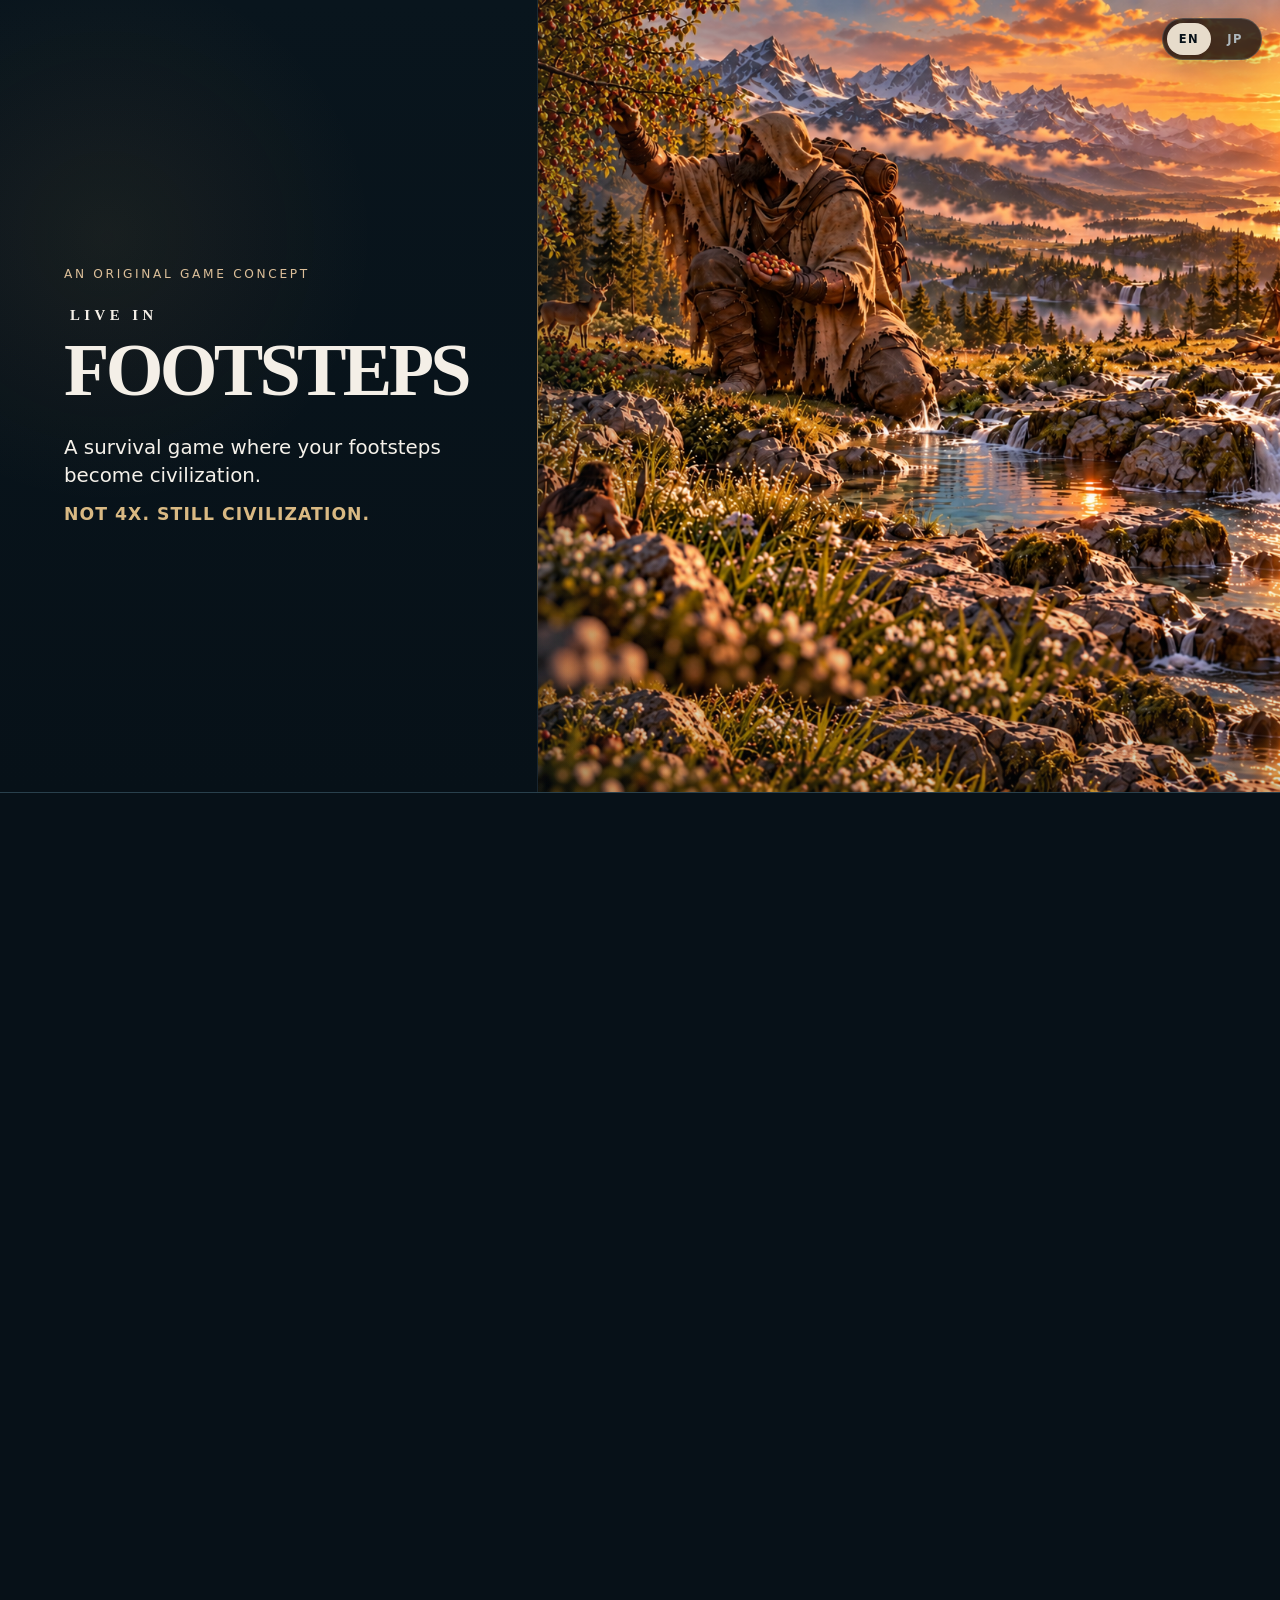
<file: index.html>
<!doctype html>
<html lang="en">
<head>
  <meta charset="utf-8" />
  <meta name="viewport" content="width=device-width, initial-scale=1" />
  <meta name="description" content="LIVE IN FOOTSTEPS — an original survival x civilization game concept." />
  <title>LIVE IN FOOTSTEPS</title>
  <link rel="preload" as="image" href="images/wip/00-hero.png" fetchpriority="high" />
  <link rel="alternate" hreflang="ja" href="ja.html" />
  <link rel="stylesheet" href="style.css?v=20260930-0125" />
</head>
<body>
  <nav class="language-switch" aria-label="Language">
    <a class="language-switch__link is-active" href="index.html" aria-current="page">EN</a>
    <a class="language-switch__link" href="ja.html">JP</a>
  </nav>

  <header class="hero">
    <div class="hero__layout">
      <div class="hero__brand">
        <p class="hero__eyebrow">AN ORIGINAL GAME CONCEPT</p>
        <h1><span>LIVE IN</span> FOOTSTEPS</h1>
        <p class="hero__hook">A survival game where your footsteps become civilization.</p>
        <p class="hero__sub">Not 4X. Still civilization.</p>
      </div>
      <div class="hero__visual">
        <img class="hero__image" src="images/wip/00-hero.png" alt="A giant traveler overlooking an untouched mountain world at sunset." fetchpriority="high" decoding="async" />
      </div>
    </div>
  </header>

  <main>
    <section class="section intro-section shell">
      <p class="eyebrow">THE CORE IDEA</p>
      <h2>You do not build civilization.<br />You simply live.</h2>
      <p class="intro">You are a giant traveler, not a god. You walk, search for food and water, rest, and keep moving. Human societies observe the traces you leave behind and turn them into paths, gathering places, settlements, and eventually history.</p>
    </section>

    <section class="section shell">
      <div class="sequence">
        <article class="sequence__item">
          <img src="images/wip/01-walk.png" alt="The giant walking while early humans observe his path." loading="lazy" decoding="async" />
          <div class="sequence__copy">
            <p class="number">01</p>
            <p class="step">YOU WALK.</p>
            <h3>They watch.</h3>
            <p>Your route through the landscape becomes information. Humans discover crossings, safe ground and easier ways through the world.</p>
          </div>
        </article>

        <article class="sequence__item sequence__item--reverse">
          <img src="images/wip/02-rest.png" alt="The giant resting beside a campfire while humans gather nearby." loading="lazy" decoding="async" />
          <div class="sequence__copy">
            <p class="number">02</p>
            <p class="step">YOU REST.</p>
            <h3>They gather.</h3>
            <p>A campfire, a resting place or a useful clearing can become a place people return to long after you leave.</p>
          </div>
        </article>

        <article class="sequence__item">
          <img src="images/wip/03-civilization.png" alt="The giant leaving as human civilization grows behind him." loading="lazy" decoding="async" />
          <div class="sequence__copy">
            <p class="number">03</p>
            <p class="step">YOU LEAVE.</p>
            <h3>Civilization grows.</h3>
            <p>Years and centuries pass while you travel. Camps become villages, roads connect regions, and the world develops without direct commands from you.</p>
          </div>
        </article>
      </div>
    </section>

    <section class="section section--dark">
      <div class="shell split">
        <div>
          <p class="eyebrow">NOT 4X. STILL CIVILIZATION.</p>
          <h2>Build nothing directly.<br />Change everything indirectly.</h2>
        </div>
        <div class="copy">
          <p>The player never places a city, assigns citizens or chooses a technology from a menu.</p>
          <p>The world changes because ordinary survival actions leave useful traces that autonomous people can interpret, reuse and develop.</p>
        </div>
      </div>
    </section>

    <section class="image-chapter">
      <img src="images/wip/04-survival.png" alt="The giant gathering food and water during his journey." loading="lazy" decoding="async" />
      <div class="image-chapter__shade"></div>
      <div class="image-chapter__copy">
        <p class="eyebrow">SURVIVAL FIRST</p>
        <h2>Before history, there is hunger.</h2>
        <p>You still need water, food, rest and a reason to keep moving. The civilization layer begins as a byproduct of those needs.</p>
      </div>
    </section>

    <section class="section shell">
      <article class="feature-story">
        <img src="images/wip/05-traces.png" alt="Giant footprints and altered terrain becoming routes for humans." loading="lazy" decoding="async" />
        <div class="feature-story__copy">
          <p class="eyebrow">THE WORLD REMEMBERS</p>
          <h2>Traces become infrastructure.</h2>
          <p>Footprints, compressed ground, opened crossings, moved obstacles and other physical changes can become the first layer of a human network.</p>
        </div>
      </article>

      <article class="feature-story feature-story--reverse">
        <img src="images/wip/06-settlement.png" alt="A human settlement growing around terrain shaped by the giant." loading="lazy" decoding="async" />
        <div class="feature-story__copy">
          <p class="eyebrow">AUTONOMOUS CIVILIZATION</p>
          <h2>People decide what survives.</h2>
          <p>Not every trace becomes important. Terrain, resources and connections determine whether a gathering place fades away or grows into a lasting settlement.</p>
        </div>
      </article>
    </section>

    <section class="section shell">
      <div class="section__head">
        <p class="eyebrow">THE EXPERIENCE</p>
        <h2>Survival becomes world history.</h2>
      </div>
      <div class="feature-grid">
        <article><span>01</span><h3>Survive</h3><p>Find water, food, shelter and places to sleep.</p></article>
        <article><span>02</span><h3>Explore</h3><p>Follow curiosity instead of a chain of quest markers.</p></article>
        <article><span>03</span><h3>Leave traces</h3><p>Your ordinary actions quietly reshape how humans move and gather.</p></article>
        <article><span>04</span><h3>Return later</h3><p>Discover what people built from places you once passed through.</p></article>
      </div>
    </section>

    <section class="finale">
      <img src="images/wip/07-late-world.png" alt="The giant overlooking an advanced human civilization of roads, ports and rail." loading="lazy" decoding="async" />
      <div class="finale__shade"></div>
      <div class="finale__copy shell">
        <p class="eyebrow">THE LONG ARC</p>
        <h2>At first, humanity follows your footsteps.<br />In the end, you follow theirs.</h2>
        <p>Humanity eventually builds its own roads, bridges, ships and railways. The age of the giant ends not with destruction, but with independence.</p>
      </div>
    </section>
  </main>

  <section class="private-note">
    <div class="shell private-note__inner">
      <p class="eyebrow">MORE BEYOND THIS PAGE</p>
      <h2>This is only a selected portion of the full concept.</h2>
      <p>Additional game systems, progression, world simulation and design documentation are kept private and are available for discussion on request.</p>
    </div>
  </section>

  <section class="contact">
    <div class="shell contact__inner">
      <div>
        <p class="eyebrow">CONTACT</p>
        <h2>Get in touch.</h2>
      </div>
      <div class="contact__links">
        <a class="contact-link" href="https://discord.com/users/322708060818636800" target="_blank" rel="noopener noreferrer">
          <span class="contact-link__meta">Discord</span>
          <span class="contact-link__label">Direct message</span>
          <span class="contact-link__arrow">↗</span>
        </a>
        <a class="contact-link" href="https://x.com/2scoutman" target="_blank" rel="noopener noreferrer">
          <span class="contact-link__meta">X</span>
          <span class="contact-link__label">@2scoutman</span>
          <span class="contact-link__arrow">↗</span>
        </a>
      </div>
    </div>
  </section>

  <footer class="footer">
    <div class="shell">
      <p class="logo-small">LIVE IN FOOTSTEPS</p>
      <p>Original game concept / portfolio project</p>
    </div>
  </footer>
</body>
</html>
</file>
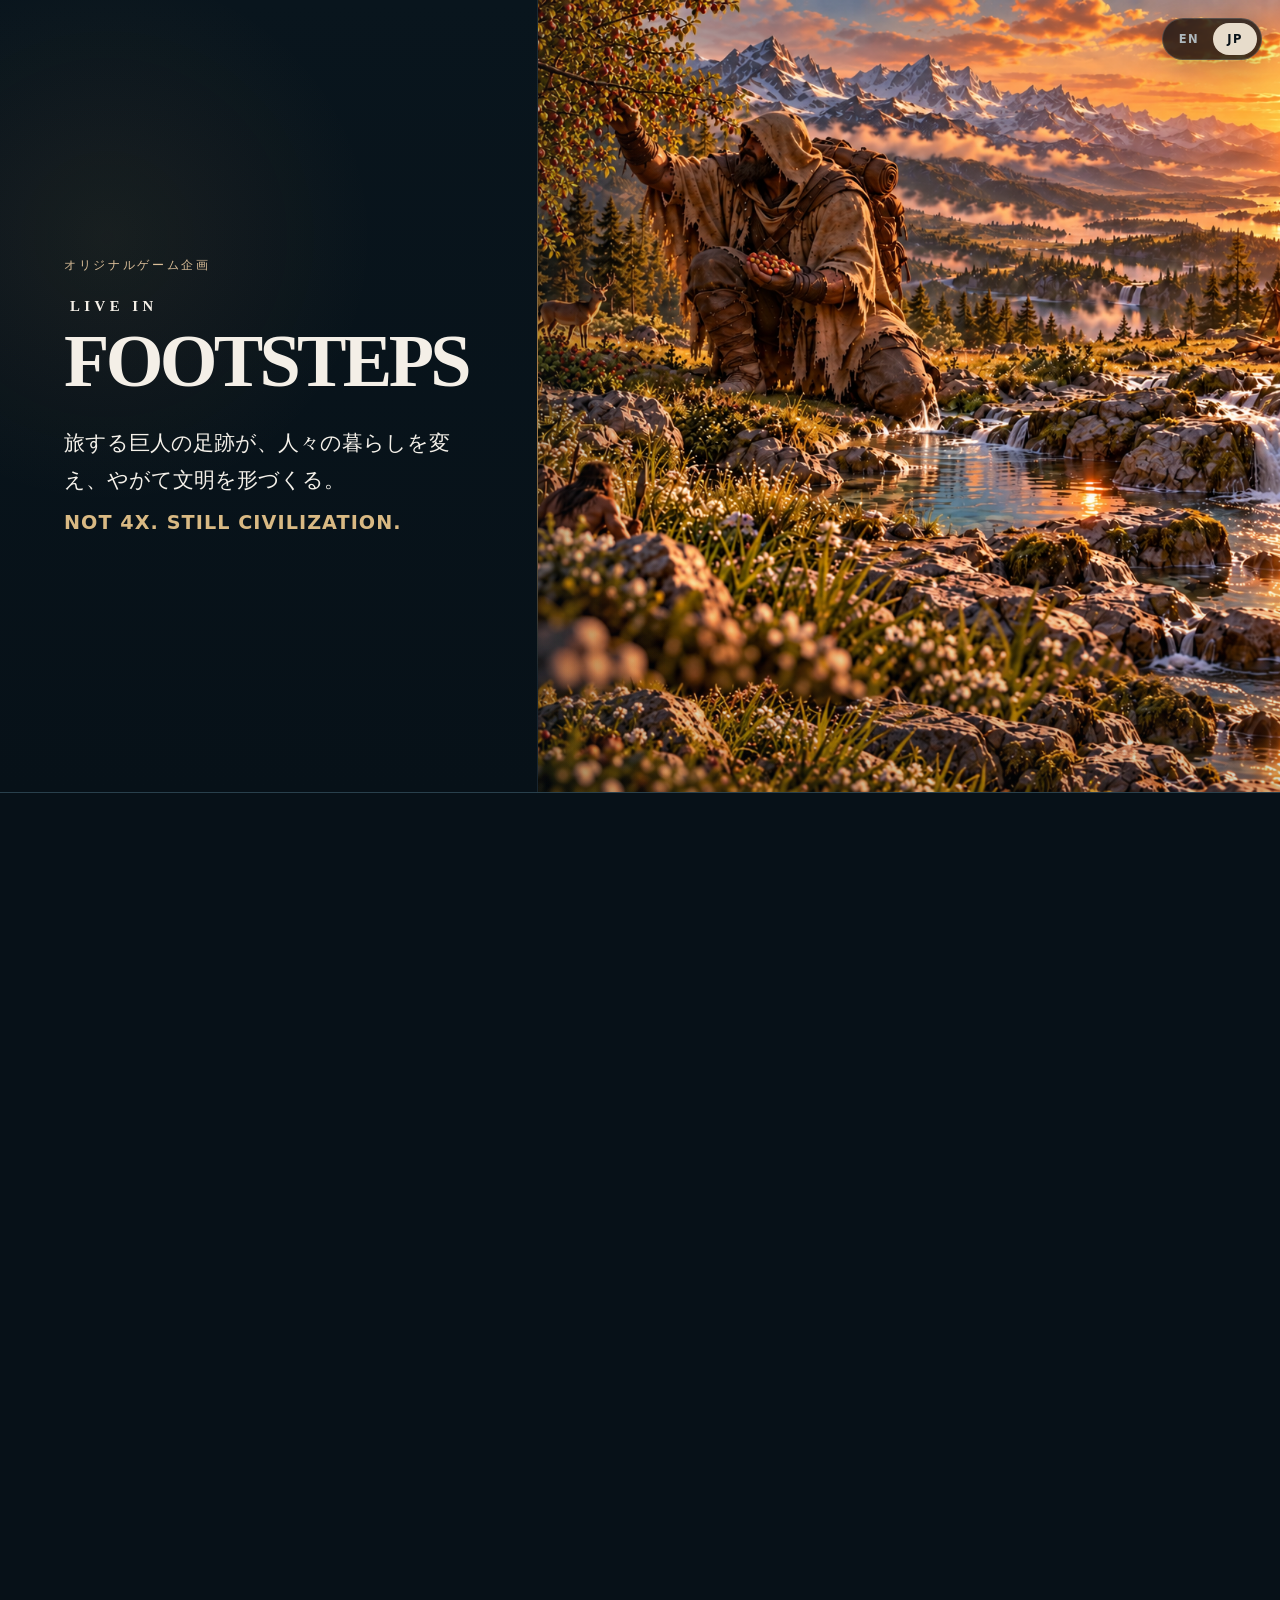
<file: ja.html>
<!doctype html>
<html lang="ja">
<head>
  <meta charset="utf-8" />
  <meta name="viewport" content="width=device-width, initial-scale=1" />
  <meta name="description" content="LIVE IN FOOTSTEPS — 旅する巨人の足跡が、人々の暮らしを変え、やがて文明を形づくるオリジナルゲーム企画。" />
  <title>LIVE IN FOOTSTEPS | 日本語</title>
  <link rel="preload" as="image" href="images/wip/00-hero.png" fetchpriority="high" />
  <link rel="alternate" hreflang="en" href="index.html" />
  <link rel="stylesheet" href="style.css?v=20260930-0125" />
</head>
<body class="lang-ja">
  <nav class="language-switch" aria-label="言語切り替え">
    <a class="language-switch__link" href="index.html">EN</a>
    <a class="language-switch__link is-active" href="ja.html" aria-current="page">JP</a>
  </nav>

  <header class="hero">
    <div class="hero__layout">
      <div class="hero__brand">
        <p class="hero__eyebrow">オリジナルゲーム企画</p>
        <h1><span>LIVE IN</span> FOOTSTEPS</h1>
        <p class="hero__hook">旅する巨人の足跡が、人々の暮らしを変え、やがて文明を形づくる。</p>
        <p class="hero__sub">NOT 4X. STILL CIVILIZATION.</p>
      </div>
      <div class="hero__visual">
        <img class="hero__image" src="images/wip/00-hero.png" alt="夕暮れの山岳世界を見渡す巨人の旅人。" fetchpriority="high" decoding="async" />
      </div>
    </div>
  </header>

  <main>
    <section class="section intro-section shell">
      <p class="eyebrow">核となるアイデア</p>
      <h2>文明を作らない。<br />巨人として、この世界を生きる。</h2>
      <p class="intro">あなたは神ではない。世界を旅する巨人として、水を探し、食べ、休み、また歩く。人々はその足跡や痕跡を見つけ、道にし、集まる場所にし、やがて集落と歴史を築いていく。</p>
    </section>

    <section class="section shell">
      <div class="sequence">
        <article class="sequence__item">
          <img src="images/wip/01-walk.png" alt="巨人が歩き、その姿を人々が見ている。" loading="lazy" decoding="async" />
          <div class="sequence__copy">
            <p class="number">01</p>
            <p class="step">歩く。</p>
            <h3>人々は、その道を知る。</h3>
            <p>水や食料を求めて歩いたルートが、そのまま人々の手がかりになる。渡りやすい場所、安全な道、進みやすい地形が少しずつ知られていく。</p>
          </div>
        </article>

        <article class="sequence__item sequence__item--reverse">
          <img src="images/wip/02-rest.png" alt="巨人が焚き火のそばで休み、人々が集まっている。" loading="lazy" decoding="async" />
          <div class="sequence__copy">
            <p class="number">02</p>
            <p class="step">休む。</p>
            <h3>人々が集まる。</h3>
            <p>焚き火、休んだ場所、開けた土地。巨人にとってはただの生活の跡でも、人々にとっては集まる理由になる。</p>
          </div>
        </article>

        <article class="sequence__item">
          <img src="images/wip/03-civilization.png" alt="巨人が去ったあと、各地で文明が育っていく。" loading="lazy" decoding="async" />
          <div class="sequence__copy">
            <p class="number">03</p>
            <p class="step">去る。</p>
            <h3>文明が育つ。</h3>
            <p>巨人が旅を続けるあいだにも時間は進む。野営地は村になり、道が集落をつなぎ、巨人の知らないところで人間の歴史が続いていく。</p>
          </div>
        </article>
      </div>
    </section>

    <section class="section section--dark">
      <div class="shell split">
        <div>
          <p class="eyebrow">NOT 4X. STILL CIVILIZATION.</p>
          <h2>文明に命令しない。<br />それでも文明は育っていく。</h2>
        </div>
        <div class="copy">
          <p>都市を置かない。住民を割り当てない。研究を指示しない。</p>
          <p>プレイヤーがするのは、巨人としてこの世界を生きること。そこで残した足跡や痕跡を、人々が利用し、自分たちの文明へ変えていく。</p>
        </div>
      </div>
    </section>

    <section class="image-chapter">
      <img src="images/wip/04-survival.png" alt="旅の途中で食料と水を確保する巨人。" loading="lazy" decoding="async" />
      <div class="image-chapter__shade"></div>
      <div class="image-chapter__copy">
        <p class="eyebrow">まず、生きる。</p>
        <h2>文明のために歩くのではない。<br />生きるために歩く。</h2>
        <p>水を探し、食べ、休み、また次の場所へ向かう。文明は目的ではなく、巨人が生きた結果として生まれてくる。</p>
      </div>
    </section>

    <section class="section shell">
      <article class="feature-story">
        <img src="images/wip/05-traces.png" alt="巨人の足跡や地形の変化が、人々のルートになっていく。" loading="lazy" decoding="async" />
        <div class="feature-story__copy">
          <p class="eyebrow">世界は痕跡を覚えている。</p>
          <h2>足跡が、道になる。</h2>
          <p>足跡だけではない。踏み固めた地面、渡れるようにした場所、動かした岩や倒木。巨人が残した小さな変化が、人々の移動と暮らしの土台になる。</p>
        </div>
      </article>

      <article class="feature-story feature-story--reverse">
        <img src="images/wip/06-settlement.png" alt="巨人が変えた土地の周囲に人間の集落が育つ。" loading="lazy" decoding="async" />
        <div class="feature-story__copy">
          <p class="eyebrow">自律する文明</p>
          <h2>何が残るかは、人々が決める。</h2>
          <p>すべての痕跡が集落になるわけではない。地形や資源、周囲とのつながりによって、消える場所もあれば、村や町へ育つ場所もある。</p>
        </div>
      </article>
    </section>

    <section class="section shell">
      <div class="section__head">
        <p class="eyebrow">ゲーム体験</p>
        <h2>巨人の旅が、世界の歴史になる。</h2>
      </div>
      <div class="feature-grid">
        <article><span>01</span><h3>生きる</h3><p>水や食料を探し、安心して休める場所を見つける。</p></article>
        <article><span>02</span><h3>旅する</h3><p>決められた道ではなく、自分の好奇心で世界を歩く。</p></article>
        <article><span>03</span><h3>痕跡を残す</h3><p>何気ない行動が、人々の移動や集まり方を少しずつ変える。</p></article>
        <article><span>04</span><h3>戻って見る</h3><p>かつて通った場所が、人々の手でどう変わったかを目にする。</p></article>
      </div>
    </section>

    <section class="finale">
      <img src="images/wip/07-late-world.png" alt="道路、港、鉄道を持つ発展した人間文明を見渡す巨人。" loading="lazy" decoding="async" />
      <div class="finale__shade"></div>
      <div class="finale__copy shell">
        <p class="eyebrow">長い時間の先に</p>
        <h2>最初、人々は巨人の足跡を追う。<br />最後には、巨人が人々の道を歩く。</h2>
        <p>人々はやがて、自分たちで道路や橋をつくり、船を出し、鉄道を敷く。巨人の道を必要としなくなったとき、ひとつの時代が終わる。</p>
      </div>
    </section>
  </main>

  <section class="private-note">
    <div class="shell private-note__inner">
      <p class="eyebrow">MORE BEYOND THIS PAGE</p>
      <h2>このページで公開しているのは、企画の一部です。</h2>
      <p>ゲームシステム、進行設計、世界シミュレーションなど、詳細な企画資料は非公開でまとめています。必要に応じて個別に共有・説明できます。</p>
    </div>
  </section>

  <section class="contact">
    <div class="shell contact__inner">
      <div>
        <p class="eyebrow">連絡先</p>
        <h2>ご連絡はこちら。</h2>
      </div>
      <div class="contact__links">
        <a class="contact-link" href="https://discord.com/users/322708060818636800" target="_blank" rel="noopener noreferrer">
          <span class="contact-link__meta">Discord</span>
          <span class="contact-link__label">ダイレクトメッセージ</span>
          <span class="contact-link__arrow">↗</span>
        </a>
        <a class="contact-link" href="https://x.com/2scoutman" target="_blank" rel="noopener noreferrer">
          <span class="contact-link__meta">X</span>
          <span class="contact-link__label">@2scoutman</span>
          <span class="contact-link__arrow">↗</span>
        </a>
      </div>
    </div>
  </section>

  <footer class="footer">
    <div class="shell">
      <p class="logo-small">LIVE IN FOOTSTEPS</p>
      <p>オリジナルゲーム企画 / ポートフォリオ</p>
    </div>
  </footer>
</body>
</html>
</file>
<file: style.css>
:root{
  --bg:#071118;--bg2:#0b161d;--text:#f4efe7;--muted:#b8c0c5;--line:#29404c;--accent:#d49a52;
}
*{box-sizing:border-box}
html{scroll-behavior:smooth}
body{margin:0;background:var(--bg);color:var(--text);font-family:Inter,ui-sans-serif,system-ui,-apple-system,BlinkMacSystemFont,"Segoe UI",sans-serif;line-height:1.6}
img{display:block;max-width:100%}
.shell{width:min(1180px,calc(100% - 40px));margin:0 auto}
.eyebrow{letter-spacing:.2em;font-size:.78rem;color:#f0d7b6;margin:0 0 14px}
h1,h2,h3,p{margin-top:0}
h2{font-family:Georgia,"Times New Roman",serif;font-size:clamp(2.3rem,5vw,4.7rem);line-height:1.05;letter-spacing:-.035em;margin-bottom:22px}
h3{font-size:clamp(1.8rem,3vw,2.8rem);line-height:1.05;margin-bottom:14px}

.hero{background:#081219;border-bottom:1px solid var(--line)}
.hero__layout{display:grid;grid-template-columns:minmax(360px,42%) minmax(0,58%);min-height:min(820px,88vh);max-width:1600px;margin:0 auto}
.hero__brand{position:relative;z-index:2;display:flex;flex-direction:column;justify-content:center;padding:76px clamp(36px,5vw,82px);background:radial-gradient(circle at 20% 30%,rgba(212,154,82,.08),transparent 38%),linear-gradient(180deg,#09151d 0%,#071118 100%);border-right:1px solid rgba(116,145,160,.16)}
.hero__brand::after{content:"";position:absolute;right:-1px;top:14%;bottom:14%;width:1px;background:linear-gradient(180deg,transparent,rgba(212,154,82,.85),transparent)}
.hero__visual{position:relative;min-width:0;overflow:hidden;background:#101820}
.hero__visual::after{content:"";position:absolute;inset:0;pointer-events:none;background:linear-gradient(90deg,rgba(7,17,24,.28) 0%,transparent 18%),linear-gradient(180deg,transparent 70%,rgba(7,17,24,.18) 100%)}
.hero__image{width:100%;height:100%;min-height:min(820px,88vh);object-fit:cover;object-position:center}
.hero__eyebrow{letter-spacing:.22em;font-size:.76rem;color:#dcbf99;margin:0 0 24px}
h1{font-family:Georgia,"Times New Roman",serif;font-size:clamp(4rem,5.8vw,5.2rem);line-height:.84;letter-spacing:-.05em;margin:0 0 32px;white-space:nowrap}
h1 span{display:block;font-size:.2em;letter-spacing:.3em;margin:0 0 18px 6px}
.hero__hook{font-size:clamp(1.08rem,1.55vw,1.5rem);line-height:1.45;max-width:540px;margin:0 0 12px;color:#f5f1ea}
.hero__sub{color:#d9b983;margin:0;font-size:.92rem;letter-spacing:.08em;text-transform:uppercase}

.section{padding:100px 0}
.intro-section{padding-bottom:48px}
.intro{max-width:850px;font-size:1.1rem;color:var(--muted)}
.section--dark{background:var(--bg2);border-block:1px solid var(--line)}
.section__head{margin-bottom:52px}

.sequence{display:grid;gap:82px}
.sequence__item{display:grid;grid-template-columns:minmax(0,1.35fr) minmax(280px,.65fr);gap:46px;align-items:center}
.sequence__item--reverse{grid-template-columns:minmax(280px,.65fr) minmax(0,1.35fr)}
.sequence__item--reverse img{order:2}
.sequence__item img,.feature-story img{width:100%;aspect-ratio:16/9;object-fit:cover;border:1px solid var(--line);box-shadow:0 24px 70px rgba(0,0,0,.28)}
.sequence__copy{max-width:460px}
.sequence__copy p:last-child,.copy,.feature-grid p,.feature-story__copy p:last-child{color:var(--muted)}
.number{font-family:Georgia,serif;font-size:3.2rem;color:var(--accent);margin-bottom:18px}
.step{font-size:.78rem;letter-spacing:.18em;color:#e6c9a2;margin-bottom:5px}

.split{display:grid;grid-template-columns:1.05fr .95fr;gap:64px;align-items:start}
.copy p{font-size:1.08rem}

.image-chapter,.finale{position:relative;min-height:72vh;overflow:hidden;border-block:1px solid var(--line);background:#0b1116}
.image-chapter img,.finale img{position:absolute;inset:0;width:100%;height:100%;object-fit:cover}
.image-chapter__shade{position:absolute;inset:0;background:linear-gradient(90deg,rgba(3,8,12,.90) 0%,rgba(3,8,12,.66) 33%,rgba(3,8,12,.22) 60%,rgba(3,8,12,.03) 82%),linear-gradient(180deg,rgba(3,8,12,.03) 50%,rgba(3,8,12,.34) 100%)}
.image-chapter__copy{position:absolute;left:max(7vw,28px);top:50%;transform:translateY(-50%);width:min(610px,46vw);z-index:2;padding:28px 30px 30px;border-left:2px solid rgba(212,154,82,.82);background:linear-gradient(90deg,rgba(3,8,12,.66),rgba(3,8,12,.15));text-shadow:0 2px 14px rgba(0,0,0,.72)}
.image-chapter__copy p:last-child{font-size:1.08rem;color:#e3e6e8}

.feature-story{display:grid;grid-template-columns:1.25fr .75fr;gap:52px;align-items:center;margin-bottom:92px}
.feature-story--reverse{grid-template-columns:.75fr 1.25fr}
.feature-story--reverse img{order:2}
.feature-story__copy{max-width:500px}

.feature-grid{display:grid;grid-template-columns:repeat(4,1fr);gap:18px}
.feature-grid article{border-top:1px solid var(--line);padding-top:18px}
.feature-grid span{display:inline-block;color:var(--accent);font-family:Georgia,serif;font-size:2rem;margin-bottom:26px}
.feature-grid h3{font-size:1.3rem}

.finale{min-height:80vh}
.finale__shade{position:absolute;inset:0;background:linear-gradient(180deg,rgba(3,8,12,.03) 20%,rgba(3,8,12,.20) 48%,rgba(3,8,12,.90) 100%),linear-gradient(90deg,rgba(3,8,12,.22),rgba(3,8,12,.03) 60%)}
.finale__copy{position:absolute;left:50%;bottom:7%;transform:translateX(-50%);z-index:2;padding:28px 30px 30px;border-left:2px solid rgba(212,154,82,.82);background:linear-gradient(90deg,rgba(3,8,12,.72),rgba(3,8,12,.20));text-shadow:0 2px 14px rgba(0,0,0,.72)}
.finale__copy h2{max-width:1000px}
.finale__copy p{max-width:760px;font-size:1.12rem;color:#e3e6e8}

.private-note{padding:84px 0;background:linear-gradient(180deg,#0a151c,#081219);border-top:1px solid var(--line)}
.private-note__inner{max-width:980px}
.private-note h2{max-width:900px;margin-bottom:20px}
.private-note p:last-child{max-width:760px;color:var(--muted);font-size:1.08rem}

.contact{padding:82px 0;background:#08131a;border-top:1px solid var(--line)}
.contact__inner{display:grid;grid-template-columns:minmax(260px,.75fr) minmax(420px,1.25fr);gap:72px;align-items:end}
.contact h2{margin-bottom:0}
.contact__links{display:grid;grid-template-columns:repeat(2,minmax(0,1fr));gap:18px}
.contact-link{position:relative;display:grid;grid-template-columns:1fr auto;gap:6px 18px;align-items:center;padding:21px 4px 18px;border-top:1px solid #49606c;color:var(--text);text-decoration:none;transition:border-color .2s ease,transform .2s ease}
.contact-link::after{content:"";position:absolute;left:0;right:100%;bottom:0;height:1px;background:var(--accent);transition:right .24s ease}
.contact-link__meta{grid-column:1;font-size:.7rem;letter-spacing:.18em;text-transform:uppercase;color:#d1b78f}
.contact-link__label{grid-column:1;font-family:Georgia,"Times New Roman",serif;font-size:1.35rem;line-height:1.2}
.contact-link__arrow{grid-column:2;grid-row:1 / span 2;align-self:center;font-size:1.4rem;color:#91a0a7;transition:transform .2s ease,color .2s ease}
.contact-link:hover{border-color:#7f8f97;transform:translateY(-2px)}
.contact-link:hover::after{right:0}
.contact-link:hover .contact-link__arrow{color:var(--accent);transform:translate(3px,-3px)}

.footer{padding:34px 0;border-top:1px solid var(--line);color:var(--muted)}
.footer .shell{display:flex;justify-content:space-between;gap:20px;flex-wrap:wrap}
.logo-small{font-family:Georgia,serif;color:var(--text);letter-spacing:.08em}

main > .section,
.image-chapter,
.finale{content-visibility:auto;contain-intrinsic-size:900px}

@media (max-width:860px){
  .hero__layout{grid-template-columns:1fr;min-height:0}
  .hero__visual{order:1;height:48vh;min-height:360px}
  .hero__image{min-height:0;height:100%;object-position:center}
  .hero__brand{order:2;padding:40px 22px 48px;border-right:0;border-top:1px solid rgba(116,145,160,.16)}
  .hero__brand::after{display:none}
  h1{font-size:clamp(3.1rem,14vw,5rem);margin-bottom:24px;white-space:nowrap}
  .hero__hook{font-size:1.08rem}
  .section{padding:72px 0}
  .intro-section{padding-bottom:28px}
  .sequence{gap:58px}
  .sequence__item,.sequence__item--reverse,.split,.feature-story,.feature-story--reverse,.feature-grid{grid-template-columns:1fr}
  .sequence__item--reverse img,.feature-story--reverse img{order:0}
  .sequence__copy,.feature-story__copy{max-width:none}
  .image-chapter{min-height:68vh}
  .image-chapter__copy{left:20px;bottom:24px;top:auto;transform:none;width:calc(100% - 40px);padding:20px 20px 22px}
  .image-chapter__shade{background:linear-gradient(180deg,rgba(3,8,12,.03) 22%,rgba(3,8,12,.92) 100%)}
  .finale{min-height:68vh}
  .finale__copy{bottom:24px;padding:20px 20px 22px}
  .private-note{padding:64px 0}
  .contact{padding:58px 0}
  .contact__inner{grid-template-columns:1fr;gap:36px}
  .contact__links{grid-template-columns:1fr}
}

.language-switch{
  position:fixed;top:18px;right:18px;z-index:50;
  display:flex;gap:2px;padding:4px;
  border:1px solid rgba(185,202,211,.22);
  border-radius:999px;
  background:rgba(5,12,17,.72);
  backdrop-filter:blur(14px);
  box-shadow:0 8px 28px rgba(0,0,0,.22)
}
.language-switch__link{
  min-width:44px;padding:7px 11px;border-radius:999px;
  color:#aeb8bd;text-decoration:none;text-align:center;
  font-size:.72rem;font-weight:700;letter-spacing:.12em;
  transition:background .2s ease,color .2s ease
}
.language-switch__link:hover{color:#fff}
.language-switch__link.is-active{
  color:#071118;background:#e7dccb
}
.lang-ja{font-family:"Hiragino Kaku Gothic ProN","Yu Gothic",Meiryo,ui-sans-serif,system-ui,sans-serif}
.lang-ja h2,.lang-ja h3,.lang-ja .contact-link__label{
  font-family:"Hiragino Mincho ProN","Yu Mincho",YuMincho,serif;
  letter-spacing:-.025em
}
.lang-ja .hero__hook{line-height:1.75}
.lang-ja .hero__sub{letter-spacing:.03em;text-transform:none}
.lang-ja .step{letter-spacing:.08em}
@media (max-width:860px){
  .language-switch{top:12px;right:12px}
  .language-switch__link{min-width:40px;padding:6px 9px}
}
@media (max-width:860px){
  .sequence__item,
  .sequence__item--reverse{
    gap:16px;
    align-items:start;
  }
  .sequence__item::before{
    order:-2;
    font-family:Georgia,"Times New Roman",serif;
    font-size:3.15rem;
    line-height:1;
    color:var(--accent);
    margin:0 0 2px;
  }
  .sequence__item:nth-child(1)::before{content:"01"}
  .sequence__item:nth-child(2)::before{content:"02"}
  .sequence__item:nth-child(3)::before{content:"03"}
  .sequence__item img,
  .sequence__item--reverse img{
    order:-1;
  }
  .sequence__copy{
    order:0;
  }
  .sequence__copy .number{
    display:none;
  }
  .sequence__copy .step{
    margin-top:4px;
  }
}


/* Visual hierarchy pass */
.hero__sub{
  font-size:clamp(1.05rem,1.35vw,1.28rem);
  line-height:1.35;
  font-weight:700;
  letter-spacing:.06em;
}

.section--dark .eyebrow{
  font-size:clamp(1.15rem,1.7vw,1.5rem);
  line-height:1.2;
  letter-spacing:.12em;
  font-weight:700;
  color:var(--accent);
  margin-bottom:24px;
}

.step{
  font-size:clamp(1.05rem,1.45vw,1.32rem);
  line-height:1.2;
  letter-spacing:.13em;
  font-weight:700;
  color:var(--accent);
  margin-bottom:10px;
}

.feature-grid{
  position:relative;
  gap:0;
}
.feature-grid article{
  position:relative;
  border-top:0;
  padding:0 30px 0 0;
}
.feature-grid article:not(:last-child)::after{
  content:"";
  position:absolute;
  top:28px;
  left:58px;
  right:0;
  height:1px;
  background:linear-gradient(90deg,rgba(212,154,82,.75),rgba(73,96,108,.45));
}
.feature-grid span{
  position:relative;
  z-index:1;
  display:flex;
  align-items:center;
  justify-content:center;
  width:58px;
  height:58px;
  margin:0 0 24px;
  border:1px solid rgba(212,154,82,.65);
  border-radius:50%;
  background:#0b161d;
  font-size:1.35rem;
  box-shadow:0 0 0 7px var(--bg);
}
.feature-grid h3{
  font-size:1.45rem;
  margin-bottom:10px;
}
.feature-grid p{
  max-width:240px;
}

@media (max-width:860px){
  .hero__sub{
    font-size:1.05rem;
  }
  .section--dark .eyebrow{
    font-size:1.08rem;
    letter-spacing:.08em;
  }
  .step{
    font-size:1.08rem;
  }
  .feature-grid{
    display:block;
  }
  .feature-grid article{
    min-height:108px;
    padding:0 0 34px 78px;
  }
  .feature-grid article:not(:last-child)::after{
    top:58px;
    bottom:0;
    left:28px;
    right:auto;
    width:1px;
    height:auto;
    background:linear-gradient(180deg,rgba(212,154,82,.75),rgba(73,96,108,.4));
  }
  .feature-grid span{
    position:absolute;
    left:0;
    top:0;
    width:56px;
    height:56px;
    margin:0;
    box-shadow:0 0 0 6px var(--bg);
  }
  .feature-grid h3{
    padding-top:2px;
    font-size:1.35rem;
  }
  .feature-grid p{
    max-width:none;
  }
}


/* Japanese balance */
.lang-ja .hero__hook{
  font-size:clamp(1.12rem,1.65vw,1.55rem);
  line-height:1.75;
  max-width:560px;
}
.lang-ja .hero__sub{
  font-size:clamp(1.12rem,1.5vw,1.38rem);
  line-height:1.3;
  letter-spacing:.055em;
  font-weight:700;
}
.lang-ja .step{
  font-size:clamp(1.18rem,1.55vw,1.42rem);
  letter-spacing:.06em;
}
.lang-ja .section--dark .eyebrow{
  font-size:clamp(1.22rem,1.8vw,1.55rem);
  letter-spacing:.08em;
}
.lang-ja .intro-section .eyebrow,
.lang-ja .image-chapter .eyebrow,
.lang-ja .feature-story .eyebrow,
.lang-ja .section__head .eyebrow,
.lang-ja .private-note .eyebrow,
.lang-ja .contact .eyebrow{
  font-size:clamp(.88rem,1.05vw,1rem);
  letter-spacing:.08em;
  font-weight:700;
  color:#e1bd88;
}
@media (max-width:860px){
  .lang-ja .hero__hook{font-size:1.12rem}
  .lang-ja .hero__sub{font-size:1.12rem}
  .lang-ja .step{font-size:1.18rem}
  .lang-ja .section--dark .eyebrow{font-size:1.16rem}
}
</file>
